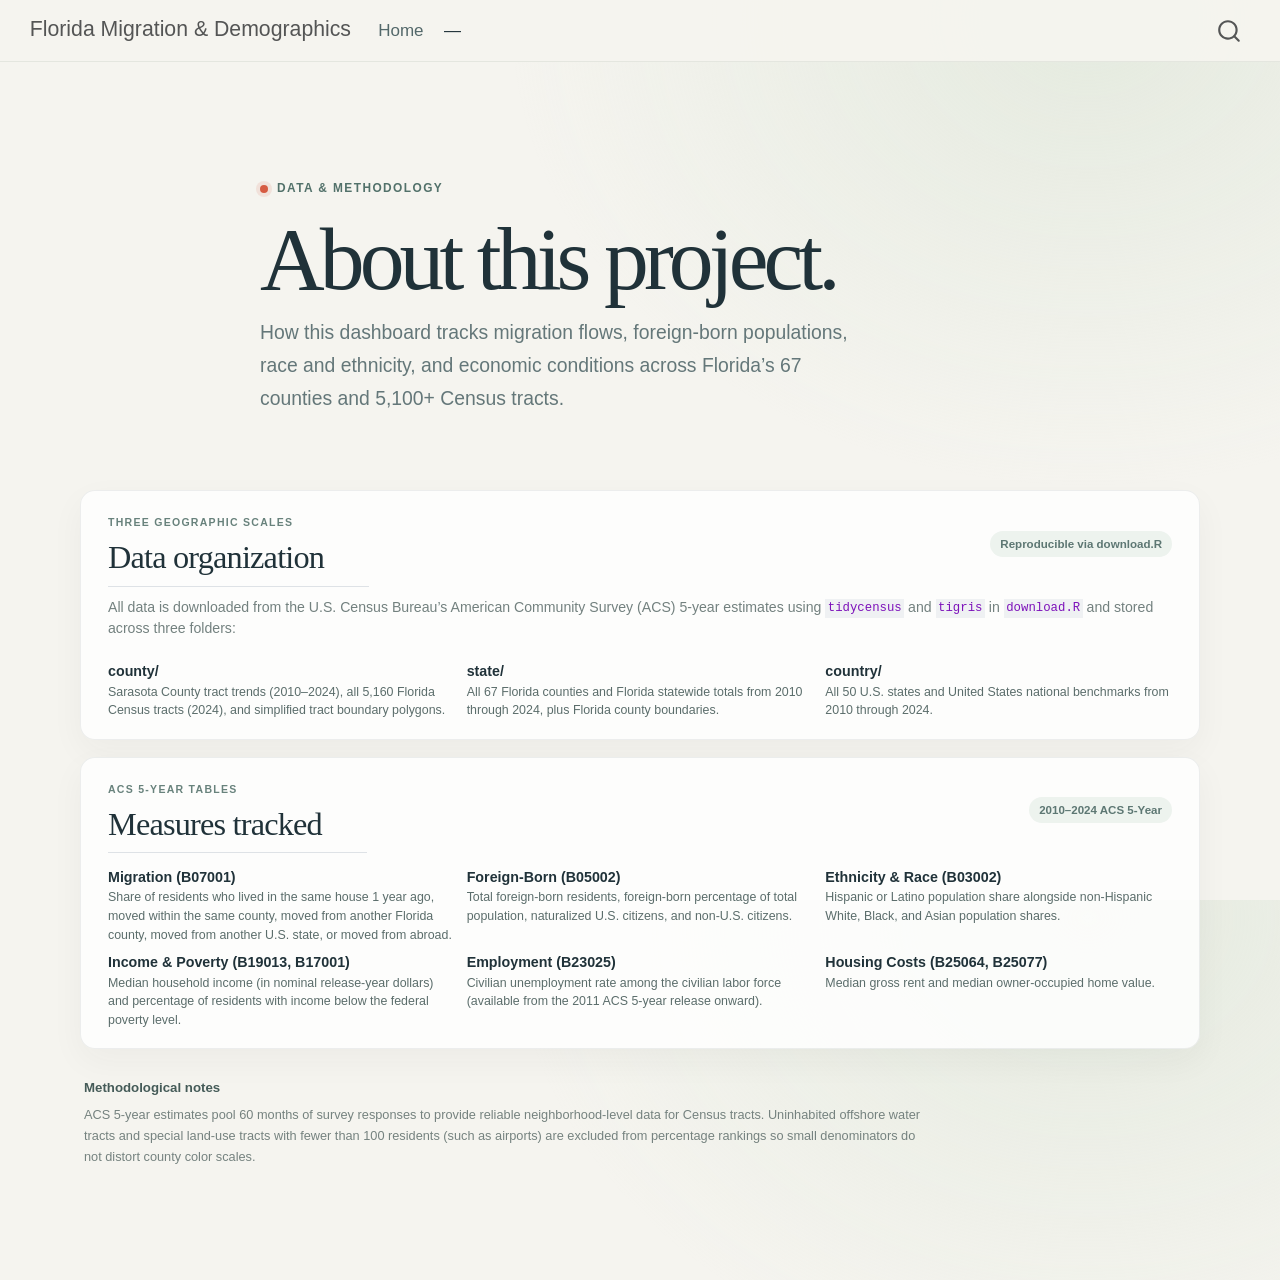
<file: about.html>
<!DOCTYPE html>
<html xmlns="http://www.w3.org/1999/xhtml" lang="en" xml:lang="en"><head>

<meta charset="utf-8">
<meta name="generator" content="quarto-1.10.19">

<meta name="viewport" content="width=device-width, initial-scale=1.0, user-scalable=yes">


<title>about – Florida Migration &amp; Demographics</title>
<style>
/* Default styles provided by pandoc.
** See https://pandoc.org/MANUAL.html#variables-for-html for config info.
*/
span.smallcaps{font-variant: small-caps;}
div.columns{display: flex; gap: 1.5em;}
div.column{flex: auto;}
@media screen {
div.columns{gap: min(4vw, 1.5em);}
div.column{overflow-x: auto;}
}
div.hanging-indent{margin-left: 1.5em; text-indent: -1.5em;}
ul.task-list{list-style: none;}
ul.task-list li input[type="checkbox"] {
  width: 0.8em;
  margin: 0 0.8em 0.2em -1em; /* quarto-specific, see https://github.com/quarto-dev/quarto-cli/issues/4556 */ 
  vertical-align: middle;
}
</style>


<script src="site_libs/quarto-nav/quarto-nav.js"></script>
<script src="site_libs/quarto-nav/headroom.min.js"></script>
<script src="site_libs/clipboard/clipboard.min.js"></script>
<script src="site_libs/quarto-search/autocomplete.umd.js"></script>
<script src="site_libs/quarto-search/fuse.min.js"></script>
<script src="site_libs/quarto-search/quarto-search.js"></script>
<meta name="quarto:offset" content="./">
<script src="site_libs/quarto-html/quarto.js" type="module"></script>
<script src="site_libs/quarto-html/tabsets/tabsets.js" type="module"></script>
<script src="site_libs/quarto-html/popper.min.js"></script>
<script src="site_libs/quarto-html/tippy.umd.min.js"></script>
<script src="site_libs/quarto-html/anchor.min.js"></script>
<link href="site_libs/quarto-html/tippy.css" rel="stylesheet">
<link href="site_libs/quarto-html/quarto-syntax-highlighting-bf27225e3a48a9273f3daa8f8e829971.css" rel="stylesheet" id="quarto-text-highlighting-styles">
<script src="site_libs/bootstrap/bootstrap.min.js"></script>
<link href="site_libs/bootstrap/bootstrap-icons.css" rel="stylesheet">
<link href="site_libs/bootstrap/bootstrap-653ef6828335c5e6185682857ab07f8e.min.css" rel="stylesheet" append-hash="true" id="quarto-bootstrap" data-mode="light">
<script id="quarto-search-options" type="application/json">{
  "location": "navbar",
  "copy-button": false,
  "collapse-after": 3,
  "panel-placement": "end",
  "type": "overlay",
  "limit": 50,
  "keyboard-shortcut": [
    "f",
    "/",
    "s"
  ],
  "show-item-context": false,
  "language": {
    "search-no-results-text": "No results",
    "search-matching-documents-text": "matching documents",
    "search-copy-link-title": "Copy link to search",
    "search-hide-matches-text": "Hide additional matches",
    "search-more-match-text": "more match in this document",
    "search-more-matches-text": "more matches in this document",
    "search-clear-button-title": "Clear",
    "search-text-placeholder": "",
    "search-detached-cancel-button-title": "Cancel",
    "search-submit-button-title": "Submit",
    "search-label": "Search"
  }
}</script>


<link rel="stylesheet" href="styles.css">
</head>

<body class="nav-fixed quarto-light">

<div id="quarto-search-results"></div>
  <header id="quarto-header" class="headroom fixed-top">
    <nav class="navbar navbar-expand-lg " data-bs-theme="dark">
      <div class="navbar-container container-fluid">
      <div class="navbar-brand-container mx-auto">
    <a class="navbar-brand" href="./index.html">
    <span class="navbar-title">Florida Migration &amp; Demographics</span>
    </a>
  </div>
            <div id="quarto-search" class="" title="Search"></div>
          <button class="navbar-toggler" type="button" data-bs-toggle="collapse" data-bs-target="#navbarCollapse" aria-controls="navbarCollapse" role="menu" aria-expanded="false" aria-label="Toggle navigation" onclick="if (window.quartoToggleHeadroom) { window.quartoToggleHeadroom(); }">
  <span class="navbar-toggler-icon"></span>
</button>
          <div class="collapse navbar-collapse" id="navbarCollapse">
            <ul class="navbar-nav navbar-nav-scroll me-auto">
  <li class="nav-item">
    <a class="nav-link" href="./index.html"> 
<span class="menu-text">Home</span></a>
  </li>  
  <li class="nav-item">
    <a class="nav-link active" href="./about.html" aria-current="page"> 
<span class="menu-text">—</span></a>
  </li>  
</ul>
          </div> <!-- /navcollapse -->
            <div class="quarto-navbar-tools">
</div>
      </div> <!-- /container-fluid -->
    </nav>
</header>
<!-- content -->
<div id="quarto-content" class="quarto-container page-columns page-rows-contents page-layout-full page-navbar">
<!-- sidebar -->
<!-- margin-sidebar -->
    
<!-- main -->
<main class="content column-page" id="quarto-document-content"><header id="title-block-header" class="quarto-title-block"></header>




<header class="hero">
<div class="eyebrow">
<span class="live-dot"></span> DATA &amp; METHODOLOGY
</div>
<h1>
About this project.
</h1>
<p class="hero-copy">
How this dashboard tracks migration flows, foreign-born populations, race and ethnicity, and economic conditions across Florida’s 67 counties and 5,100+ Census tracts.
</p>
</header>
<div class="dashboard-content">
<section class="chart-card">
<div class="section-heading">
<div>
<p class="section-kicker">
THREE GEOGRAPHIC SCALES
</p>
<h2 class="anchored">
Data organization
</h2>
</div>
<p><span class="chart-note">Reproducible via download.R</span></p>
</div>
<p class="comparison-copy">
All data is downloaded from the U.S. Census Bureau’s American Community Survey (ACS) 5-year estimates using <code>tidycensus</code> and <code>tigris</code> in <code>download.R</code> and stored across three folders:
</p>
<div class="tract-metrics-mini" style="margin-top: 14px;">
<div>
<strong>county/</strong>Sarasota County tract trends (2010–2024), all 5,160 Florida Census tracts (2024), and simplified tract boundary polygons.
</div>
<div>
<strong>state/</strong>All 67 Florida counties and Florida statewide totals from 2010 through 2024, plus Florida county boundaries.
</div>
<div>
<strong>country/</strong>All 50 U.S. states and United States national benchmarks from 2010 through 2024.
</div>
</div>
</section>
<section class="chart-card">
<div class="section-heading">
<div>
<p class="section-kicker">
ACS 5-YEAR TABLES
</p>
<h2 class="anchored">
Measures tracked
</h2>
</div>
<p><span class="chart-note">2010–2024 ACS 5-Year</span></p>
</div>
<div class="tract-metrics-mini" style="margin-top: 14px;">
<div>
<strong>Migration (B07001)</strong>Share of residents who lived in the same house 1 year ago, moved within the same county, moved from another Florida county, moved from another U.S. state, or moved from abroad.
</div>
<div>
<strong>Foreign-Born (B05002)</strong>Total foreign-born residents, foreign-born percentage of total population, naturalized U.S. citizens, and non-U.S. citizens.
</div>
<div>
<strong>Ethnicity &amp; Race (B03002)</strong>Hispanic or Latino population share alongside non-Hispanic White, Black, and Asian population shares.
</div>
<div>
<strong>Income &amp; Poverty (B19013, B17001)</strong>Median household income (in nominal release-year dollars) and percentage of residents with income below the federal poverty level.
</div>
<div>
<strong>Employment (B23025)</strong>Civilian unemployment rate among the civilian labor force (available from the 2011 ACS 5-year release onward).
</div>
<div>
<strong>Housing Costs (B25064, B25077)</strong>Median gross rent and median owner-occupied home value.
</div>
</div>
</section>
<footer class="source-note">
<strong>Methodological notes</strong>
<p>
ACS 5-year estimates pool 60 months of survey responses to provide reliable neighborhood-level data for Census tracts. Uninhabited offshore water tracts and special land-use tracts with fewer than 100 residents (such as airports) are excluded from percentage rankings so small denominators do not distort county color scales.
</p>
</footer>
</div>



</main> <!-- /main -->
<script id="quarto-html-after-body" type="application/javascript">
  window.document.addEventListener("DOMContentLoaded", function (event) {
    const icon = "";
    const anchorJS = new window.AnchorJS();
    anchorJS.options = {
      placement: 'right',
      icon: icon
    };
    anchorJS.add('.anchored');
    const isCodeAnnotation = (el) => {
      for (const clz of el.classList) {
        if (clz.startsWith('code-annotation-')) {                     
          return true;
        }
      }
      return false;
    }
    const onCopySuccess = function(e) {
      // button target
      const button = e.trigger;
      // don't keep focus
      button.blur();
      // flash "checked"
      button.classList.add('code-copy-button-checked');
      var currentTitle = button.getAttribute("title");
      button.setAttribute("title", "Copied!");
      let tooltip;
      if (window.bootstrap) {
        button.setAttribute("data-bs-toggle", "tooltip");
        button.setAttribute("data-bs-placement", "left");
        button.setAttribute("data-bs-title", "Copied!");
        tooltip = new bootstrap.Tooltip(button, 
          { trigger: "manual", 
            customClass: "code-copy-button-tooltip",
            offset: [0, -8]});
        tooltip.show();    
      }
      setTimeout(function() {
        if (tooltip) {
          tooltip.hide();
          button.removeAttribute("data-bs-title");
          button.removeAttribute("data-bs-toggle");
          button.removeAttribute("data-bs-placement");
        }
        button.setAttribute("title", currentTitle);
        button.classList.remove('code-copy-button-checked');
      }, 1000);
      // clear code selection
      e.clearSelection();
    }
    const getTextToCopy = function(trigger) {
      const outerScaffold = trigger.parentElement.cloneNode(true);
      const codeEl = outerScaffold.querySelector('code');
      for (const childEl of codeEl.children) {
        if (isCodeAnnotation(childEl)) {
          childEl.remove();
        }
      }
      return codeEl.innerText;
    }
    const clipboard = new window.ClipboardJS('.code-copy-button:not([data-in-quarto-modal])', {
      text: getTextToCopy
    });
    clipboard.on('success', onCopySuccess);
    if (window.document.getElementById('quarto-embedded-source-code-modal')) {
      const clipboardModal = new window.ClipboardJS('.code-copy-button[data-in-quarto-modal]', {
        text: getTextToCopy,
        container: window.document.getElementById('quarto-embedded-source-code-modal')
      });
      clipboardModal.on('success', onCopySuccess);
    }
      var localhostRegex = new RegExp(/^(?:http|https):\/\/localhost\:?[0-9]*\//);
      var mailtoRegex = new RegExp(/^mailto:/);
        var filterRegex = new RegExp("https:\/\/alexajt\.github\.io\/census-mapping\/");
      var isInternal = (href) => {
          return filterRegex.test(href) || localhostRegex.test(href) || mailtoRegex.test(href);
      }
      // Inspect non-navigation links and adorn them if external
     var links = window.document.querySelectorAll('a[href]:not(.nav-link):not(.navbar-brand):not(.toc-action):not(.sidebar-link):not(.sidebar-item-toggle):not(.pagination-link):not(.no-external):not([aria-hidden]):not(.dropdown-item):not(.quarto-navigation-tool):not(.about-link)');
      for (var i=0; i<links.length; i++) {
        const link = links[i];
        if (!isInternal(link.href)) {
          // undo the damage that might have been done by quarto-nav.js in the case of
          // links that we want to consider external
          if (link.dataset.originalHref !== undefined) {
            link.href = link.dataset.originalHref;
          }
        }
      }
    function tippyHover(el, contentFn, onTriggerFn, onUntriggerFn) {
      const config = {
        allowHTML: true,
        maxWidth: 500,
        delay: 100,
        arrow: false,
        appendTo: function(el) {
            return el.parentElement;
        },
        interactive: true,
        interactiveBorder: 10,
        theme: 'quarto',
        placement: 'bottom-start',
      };
      if (contentFn) {
        config.content = contentFn;
      }
      if (onTriggerFn) {
        config.onTrigger = onTriggerFn;
      }
      if (onUntriggerFn) {
        config.onUntrigger = onUntriggerFn;
      }
      window.tippy(el, config); 
    }
    const noterefs = window.document.querySelectorAll('a[role="doc-noteref"]');
    for (var i=0; i<noterefs.length; i++) {
      const ref = noterefs[i];
      tippyHover(ref, function() {
        // use id or data attribute instead here
        let href = ref.getAttribute('data-footnote-href') || ref.getAttribute('href');
        try { href = new URL(href).hash; } catch {}
        const id = href.replace(/^#\/?/, "");
        const note = window.document.getElementById(id);
        if (note) {
          return note.innerHTML;
        } else {
          return "";
        }
      });
    }
    const xrefs = window.document.querySelectorAll('a.quarto-xref');
    const processXRef = (id, note) => {
      // Strip column container classes
      const stripColumnClz = (el) => {
        el.classList.remove("page-full", "page-columns");
        if (el.children) {
          for (const child of el.children) {
            stripColumnClz(child);
          }
        }
      }
      stripColumnClz(note)
      if (id === null || id.startsWith('sec-')) {
        // Special case sections, only their first couple elements
        const container = document.createElement("div");
        if (note.children && note.children.length > 2) {
          container.appendChild(note.children[0].cloneNode(true));
          for (let i = 1; i < note.children.length; i++) {
            const child = note.children[i];
            if (child.tagName === "P" && child.innerText === "") {
              continue;
            } else {
              container.appendChild(child.cloneNode(true));
              break;
            }
          }
          if (window.Quarto?.typesetMath) {
            window.Quarto.typesetMath(container);
          }
          return container.innerHTML
        } else {
          if (window.Quarto?.typesetMath) {
            window.Quarto.typesetMath(note);
          }
          return note.innerHTML;
        }
      } else {
        // Remove any anchor links if they are present
        const anchorLink = note.querySelector('a.anchorjs-link');
        if (anchorLink) {
          anchorLink.remove();
        }
        if (window.Quarto?.typesetMath) {
          window.Quarto.typesetMath(note);
        }
        if (note.classList.contains("callout")) {
          return note.outerHTML;
        } else {
          return note.innerHTML;
        }
      }
    }
    for (var i=0; i<xrefs.length; i++) {
      const xref = xrefs[i];
      tippyHover(xref, undefined, function(instance) {
        instance.disable();
        let url = xref.getAttribute('href');
        let hash = undefined; 
        if (url.startsWith('#')) {
          hash = url;
        } else {
          try { hash = new URL(url).hash; } catch {}
        }
        if (hash) {
          const id = hash.replace(/^#\/?/, "");
          const note = window.document.getElementById(id);
          if (note !== null) {
            try {
              const html = processXRef(id, note.cloneNode(true));
              instance.setContent(html);
            } finally {
              instance.enable();
              instance.show();
            }
          } else {
            // See if we can fetch this
            fetch(url.split('#')[0])
            .then(res => res.text())
            .then(html => {
              const parser = new DOMParser();
              const htmlDoc = parser.parseFromString(html, "text/html");
              const note = htmlDoc.getElementById(id);
              if (note !== null) {
                const html = processXRef(id, note);
                instance.setContent(html);
              } 
            }).finally(() => {
              instance.enable();
              instance.show();
            });
          }
        } else {
          // See if we can fetch a full url (with no hash to target)
          // This is a special case and we should probably do some content thinning / targeting
          fetch(url)
          .then(res => res.text())
          .then(html => {
            const parser = new DOMParser();
            const htmlDoc = parser.parseFromString(html, "text/html");
            const note = htmlDoc.querySelector('main.content');
            if (note !== null) {
              // This should only happen for chapter cross references
              // (since there is no id in the URL)
              // remove the first header
              if (note.children.length > 0 && note.children[0].tagName === "HEADER") {
                note.children[0].remove();
              }
              const html = processXRef(null, note);
              instance.setContent(html);
            } 
          }).finally(() => {
            instance.enable();
            instance.show();
          });
        }
      }, function(instance) {
      });
    }
        let selectedAnnoteEl;
        const selectorForAnnotation = ( cell, annotation) => {
          let cellAttr = 'data-code-cell="' + cell + '"';
          let lineAttr = 'data-code-annotation="' +  annotation + '"';
          const selector = 'span[' + cellAttr + '][' + lineAttr + ']';
          return selector;
        }
        const selectCodeLines = (annoteEl) => {
          const doc = window.document;
          const targetCell = annoteEl.getAttribute("data-target-cell");
          const targetAnnotation = annoteEl.getAttribute("data-target-annotation");
          const annoteSpan = window.document.querySelector(selectorForAnnotation(targetCell, targetAnnotation));
          const lines = annoteSpan.getAttribute("data-code-lines").split(",");
          const lineIds = lines.map((line) => {
            return targetCell + "-" + line;
          })
          let top = null;
          let height = null;
          let parent = null;
          if (lineIds.length > 0) {
              //compute the position of the single el (top and bottom and make a div)
              const el = window.document.getElementById(lineIds[0]);
              top = el.offsetTop;
              height = el.offsetHeight;
              parent = el.parentElement.parentElement;
            if (lineIds.length > 1) {
              const lastEl = window.document.getElementById(lineIds[lineIds.length - 1]);
              const bottom = lastEl.offsetTop + lastEl.offsetHeight;
              height = bottom - top;
            }
            if (top !== null && height !== null && parent !== null) {
              // cook up a div (if necessary) and position it 
              let div = window.document.getElementById("code-annotation-line-highlight");
              if (div === null) {
                div = window.document.createElement("div");
                div.setAttribute("id", "code-annotation-line-highlight");
                div.style.position = 'absolute';
                parent.appendChild(div);
              }
              div.style.top = top - 2 + "px";
              div.style.height = height + 4 + "px";
              div.style.left = 0;
              let gutterDiv = window.document.getElementById("code-annotation-line-highlight-gutter");
              if (gutterDiv === null) {
                gutterDiv = window.document.createElement("div");
                gutterDiv.setAttribute("id", "code-annotation-line-highlight-gutter");
                gutterDiv.style.position = 'absolute';
                const codeCell = window.document.getElementById(targetCell);
                const gutter = codeCell.querySelector('.code-annotation-gutter');
                gutter.appendChild(gutterDiv);
              }
              gutterDiv.style.top = top - 2 + "px";
              gutterDiv.style.height = height + 4 + "px";
            }
            selectedAnnoteEl = annoteEl;
          }
        };
        const unselectCodeLines = () => {
          const elementsIds = ["code-annotation-line-highlight", "code-annotation-line-highlight-gutter"];
          elementsIds.forEach((elId) => {
            const div = window.document.getElementById(elId);
            if (div) {
              div.remove();
            }
          });
          selectedAnnoteEl = undefined;
        };
          // Handle positioning of the toggle
      window.addEventListener(
        "resize",
        throttle(() => {
          elRect = undefined;
          if (selectedAnnoteEl) {
            selectCodeLines(selectedAnnoteEl);
          }
        }, 10)
      );
      function throttle(fn, ms) {
      let throttle = false;
      let timer;
        return (...args) => {
          if(!throttle) { // first call gets through
              fn.apply(this, args);
              throttle = true;
          } else { // all the others get throttled
              if(timer) clearTimeout(timer); // cancel #2
              timer = setTimeout(() => {
                fn.apply(this, args);
                timer = throttle = false;
              }, ms);
          }
        };
      }
        // Attach click handler to the DT
        const annoteDls = window.document.querySelectorAll('dt[data-target-cell]');
        for (const annoteDlNode of annoteDls) {
          annoteDlNode.addEventListener('click', (event) => {
            const clickedEl = event.target;
            if (clickedEl !== selectedAnnoteEl) {
              unselectCodeLines();
              const activeEl = window.document.querySelector('dt[data-target-cell].code-annotation-active');
              if (activeEl) {
                activeEl.classList.remove('code-annotation-active');
              }
              selectCodeLines(clickedEl);
              clickedEl.classList.add('code-annotation-active');
            } else {
              // Unselect the line
              unselectCodeLines();
              clickedEl.classList.remove('code-annotation-active');
            }
          });
        }
    const findCites = (el) => {
      const parentEl = el.parentElement;
      if (parentEl) {
        const cites = parentEl.dataset.cites;
        if (cites) {
          return {
            el,
            cites: cites.split(' ')
          };
        } else {
          return findCites(el.parentElement)
        }
      } else {
        return undefined;
      }
    };
    var bibliorefs = window.document.querySelectorAll('a[role="doc-biblioref"]');
    for (var i=0; i<bibliorefs.length; i++) {
      const ref = bibliorefs[i];
      const citeInfo = findCites(ref);
      if (citeInfo) {
        tippyHover(citeInfo.el, function() {
          var popup = window.document.createElement('div');
          citeInfo.cites.forEach(function(cite) {
            var citeDiv = window.document.createElement('div');
            citeDiv.classList.add('hanging-indent');
            citeDiv.classList.add('csl-entry');
            var biblioDiv = window.document.getElementById('ref-' + cite);
            if (biblioDiv) {
              citeDiv.innerHTML = biblioDiv.innerHTML;
            }
            popup.appendChild(citeDiv);
          });
          return popup.innerHTML;
        });
      }
    }
  });
  </script>
</div> <!-- /content -->




</body></html>
</file>
<file: site_libs/quarto-html/tippy.css>
.tippy-box[data-animation=fade][data-state=hidden]{opacity:0}[data-tippy-root]{max-width:calc(100vw - 10px)}.tippy-box{position:relative;background-color:#333;color:#fff;border-radius:4px;font-size:14px;line-height:1.4;white-space:normal;outline:0;transition-property:transform,visibility,opacity}.tippy-box[data-placement^=top]>.tippy-arrow{bottom:0}.tippy-box[data-placement^=top]>.tippy-arrow:before{bottom:-7px;left:0;border-width:8px 8px 0;border-top-color:initial;transform-origin:center top}.tippy-box[data-placement^=bottom]>.tippy-arrow{top:0}.tippy-box[data-placement^=bottom]>.tippy-arrow:before{top:-7px;left:0;border-width:0 8px 8px;border-bottom-color:initial;transform-origin:center bottom}.tippy-box[data-placement^=left]>.tippy-arrow{right:0}.tippy-box[data-placement^=left]>.tippy-arrow:before{border-width:8px 0 8px 8px;border-left-color:initial;right:-7px;transform-origin:center left}.tippy-box[data-placement^=right]>.tippy-arrow{left:0}.tippy-box[data-placement^=right]>.tippy-arrow:before{left:-7px;border-width:8px 8px 8px 0;border-right-color:initial;transform-origin:center right}.tippy-box[data-inertia][data-state=visible]{transition-timing-function:cubic-bezier(.54,1.5,.38,1.11)}.tippy-arrow{width:16px;height:16px;color:#333}.tippy-arrow:before{content:"";position:absolute;border-color:transparent;border-style:solid}.tippy-content{position:relative;padding:5px 9px;z-index:1}
</file>
<file: site_libs/quarto-html/quarto-syntax-highlighting-bf27225e3a48a9273f3daa8f8e829971.css>
/* quarto syntax highlight colors */
:root {
  --quarto-hl-ot-color: #003B4F;
  --quarto-hl-at-color: #657422;
  --quarto-hl-ss-color: #20794D;
  --quarto-hl-an-color: #5E5E5E;
  --quarto-hl-fu-color: #4758AB;
  --quarto-hl-st-color: #20794D;
  --quarto-hl-cf-color: #003B4F;
  --quarto-hl-op-color: #5E5E5E;
  --quarto-hl-er-color: #AD0000;
  --quarto-hl-bn-color: #AD0000;
  --quarto-hl-al-color: #AD0000;
  --quarto-hl-va-color: #111111;
  --quarto-hl-bu-color: inherit;
  --quarto-hl-ex-color: inherit;
  --quarto-hl-pp-color: #AD0000;
  --quarto-hl-in-color: #5E5E5E;
  --quarto-hl-vs-color: #20794D;
  --quarto-hl-wa-color: #5E5E5E;
  --quarto-hl-do-color: #5E5E5E;
  --quarto-hl-im-color: #00769E;
  --quarto-hl-ch-color: #20794D;
  --quarto-hl-dt-color: #AD0000;
  --quarto-hl-fl-color: #AD0000;
  --quarto-hl-co-color: #5E5E5E;
  --quarto-hl-cv-color: #5E5E5E;
  --quarto-hl-cn-color: #8f5902;
  --quarto-hl-sc-color: #5E5E5E;
  --quarto-hl-dv-color: #AD0000;
  --quarto-hl-kw-color: #003B4F;
}

/* other quarto variables */
:root {
  --quarto-font-monospace: SFMono-Regular, Menlo, Monaco, Consolas, "Liberation Mono", "Courier New", monospace;
}

/* syntax highlight based on Pandoc's rules */
pre > code.sourceCode > span {
  color: #003B4F;
}

code.sourceCode > span {
  color: #003B4F;
}

div.sourceCode,
div.sourceCode pre.sourceCode {
  color: #003B4F;
}

/* Normal */
code span {
  color: #003B4F;
}

/* Alert */
code span.al {
  color: #AD0000;
  font-style: inherit;
}

/* Annotation */
code span.an {
  color: #5E5E5E;
  font-style: inherit;
}

/* Attribute */
code span.at {
  color: #657422;
  font-style: inherit;
}

/* BaseN */
code span.bn {
  color: #AD0000;
  font-style: inherit;
}

/* BuiltIn */
code span.bu {
  font-style: inherit;
}

/* ControlFlow */
code span.cf {
  color: #003B4F;
  font-weight: bold;
  font-style: inherit;
}

/* Char */
code span.ch {
  color: #20794D;
  font-style: inherit;
}

/* Constant */
code span.cn {
  color: #8f5902;
  font-style: inherit;
}

/* Comment */
code span.co {
  color: #5E5E5E;
  font-style: inherit;
}

/* CommentVar */
code span.cv {
  color: #5E5E5E;
  font-style: italic;
}

/* Documentation */
code span.do {
  color: #5E5E5E;
  font-style: italic;
}

/* DataType */
code span.dt {
  color: #AD0000;
  font-style: inherit;
}

/* DecVal */
code span.dv {
  color: #AD0000;
  font-style: inherit;
}

/* Error */
code span.er {
  color: #AD0000;
  font-style: inherit;
}

/* Extension */
code span.ex {
  font-style: inherit;
}

/* Float */
code span.fl {
  color: #AD0000;
  font-style: inherit;
}

/* Function */
code span.fu {
  color: #4758AB;
  font-style: inherit;
}

/* Import */
code span.im {
  color: #00769E;
  font-style: inherit;
}

/* Information */
code span.in {
  color: #5E5E5E;
  font-style: inherit;
}

/* Keyword */
code span.kw {
  color: #003B4F;
  font-weight: bold;
  font-style: inherit;
}

/* Operator */
code span.op {
  color: #5E5E5E;
  font-style: inherit;
}

/* Other */
code span.ot {
  color: #003B4F;
  font-style: inherit;
}

/* Preprocessor */
code span.pp {
  color: #AD0000;
  font-style: inherit;
}

/* SpecialChar */
code span.sc {
  color: #5E5E5E;
  font-style: inherit;
}

/* SpecialString */
code span.ss {
  color: #20794D;
  font-style: inherit;
}

/* String */
code span.st {
  color: #20794D;
  font-style: inherit;
}

/* Variable */
code span.va {
  color: #111111;
  font-style: inherit;
}

/* VerbatimString */
code span.vs {
  color: #20794D;
  font-style: inherit;
}

/* Warning */
code span.wa {
  color: #5E5E5E;
  font-style: italic;
}

.prevent-inlining {
  content: "</";
}

/*# sourceMappingURL=8be38f48d34c45af72792cbd699585e7.css.map */
</file>
<file: styles.css>
:root {
  --ink: #203239;
  --muted: #647779;
  --paper: #f5f4ef;
  --line: #e4e6df;
  --accent: #d65b42;
  --serif: Georgia, "Times New Roman", serif;
}

*,
*::before,
*::after {
  box-sizing: border-box;
}

body {
  color: var(--ink);
  background:
    radial-gradient(ellipse at 85% 2%, rgba(218, 228, 213, 0.6), transparent 34rem),
    var(--paper);
  font-family: "Aptos", "Segoe UI", sans-serif;
}

.hero {
  width: min(760px, calc(100% - 40px));
  margin: 0 auto;
}

#quarto-document-content {
  grid-column: screen-start / screen-end;
  width: min(1120px, calc(100% - 40px));
  max-width: 1120px;
  margin: 0 auto;
  padding-right: 0;
  padding-left: 0;
}

#title-block-header:empty {
  display: none;
}

.hero {
  padding: clamp(54px, 9vw, 104px) 0 42px;
}

.dashboard-content {
  padding-bottom: 48px;
}

#quarto-header .navbar {
  --bs-navbar-color: #53686a;
  --bs-navbar-hover-color: var(--accent);
  --bs-navbar-active-color: var(--ink);
  border-bottom: 1px solid var(--line);
  background-color: rgba(245, 244, 239, 0.96);
}

.eyebrow,
.section-kicker,
.stat-label {
  font-size: 0.7rem;
  font-weight: 750;
  letter-spacing: 0.12em;
}

.eyebrow {
  display: flex;
  align-items: center;
  gap: 9px;
  color: #52716a;
}

.live-dot {
  width: 8px;
  height: 8px;
  border-radius: 50%;
  background: #d65b42;
  box-shadow: 0 0 0 4px rgba(214, 91, 66, 0.12);
}

.hero h1 {
  margin: 17px 0 13px;
  font-family: var(--serif);
  font-size: clamp(3rem, 7vw, 5.3rem);
  font-weight: 500;
  letter-spacing: -0.055em;
  line-height: 0.98;
}

.hero-copy {
  max-width: 610px;
  color: var(--muted);
  font-size: clamp(1rem, 2vw, 1.14rem);
  line-height: 1.7;
}

.hero-meta {
  display: flex;
  flex-wrap: wrap;
  gap: 11px;
  margin-top: 23px;
  color: #53686a;
  font-size: 0.82rem;
  font-weight: 600;
}

.meta-divider {
  color: #b7bfba;
}

.control-panel,
.chart-card,
.stat-card {
  border: 1px solid rgba(32, 50, 57, 0.08);
  background: rgba(255, 255, 255, 0.82);
  box-shadow: 0 12px 34px rgba(35, 54, 53, 0.045);
}

.control-panel {
  display: grid;
  grid-template-columns: minmax(210px, 1fr) auto minmax(190px, 0.75fr) minmax(220px, 0.9fr);
  align-items: end;
  gap: 20px;
  padding: 23px 26px 20px;
  border-radius: 15px;
}

.control-heading {
  display: flex;
  align-items: center;
  justify-content: space-between;
  margin-bottom: 11px;
}

.control-heading label,
.metric-control label {
  display: block;
  color: #31484b;
  font-size: 0.86rem;
  font-weight: 700;
}

.control-heading output {
  color: var(--accent);
  font-family: var(--serif);
  font-size: 1.5rem;
  font-weight: 700;
}

#year-slider {
  width: 100%;
  height: 5px;
  margin: 5px 0 2px;
  accent-color: var(--accent);
  cursor: pointer;
}

.slider-ends {
  display: flex;
  justify-content: space-between;
  color: #879493;
  font-size: 0.71rem;
}

.play-button {
  display: inline-flex;
  min-width: 92px;
  align-items: center;
  justify-content: center;
  gap: 8px;
  padding: 10px 15px;
  border: 1px solid #dce3df;
  border-radius: 9px;
  color: #315957;
  background: #f8faf7;
  font: inherit;
  font-size: 0.83rem;
  font-weight: 700;
  cursor: pointer;
}

.play-button:hover,
.play-button.is-playing {
  border-color: #9ab8ad;
  background: #edf4ef;
}

.metric-control select {
  display: block;
  width: 100%;
  margin-top: 9px;
  padding: 10px 34px 10px 12px;
  border: 1px solid #dce3df;
  border-radius: 9px;
  color: var(--ink);
  background: #fff;
  font: inherit;
  font-size: 0.86rem;
}

.metric-control p {
  margin: 0;
}

.year-note {
  min-height: 1.2em;
  margin: 13px 3px 17px;
  color: #71817e;
  font-size: 0.78rem;
}

.year-note.is-unavailable {
  color: #a64c38;
}

.stat-grid {
  display: grid;
  grid-template-columns: repeat(4, minmax(0, 1fr));
  gap: 13px;
  margin-bottom: 20px;
}

.stat-card {
  display: flex;
  min-height: 143px;
  flex-direction: column;
  align-items: flex-start;
  justify-content: space-between;
  padding: 18px 19px;
  border-radius: 13px;
}

.stat-primary {
  color: #fff;
  border-color: #285d59;
  background: linear-gradient(145deg, #337a72, #245953);
}

.stat-label {
  color: #74847f;
  font-size: 0.63rem;
  line-height: 1.5;
}

.stat-primary .stat-label,
.stat-primary .stat-detail {
  color: rgba(255, 255, 255, 0.72);
}

.stat-value {
  margin: 10px 0 7px;
  font-family: var(--serif);
  font-size: clamp(1.55rem, 3vw, 2.15rem);
  font-weight: 600;
  letter-spacing: -0.035em;
  line-height: 1.05;
}

.stat-detail {
  color: #6f7e7b;
  font-size: 0.73rem;
  line-height: 1.45;
}

.chart-card {
  margin-top: 17px;
  padding: 24px 27px 19px;
  border-radius: 15px;
}

.section-heading {
  display: flex;
  align-items: center;
  justify-content: space-between;
  gap: 15px;
}

.section-kicker {
  margin: 0 0 7px;
  color: #68827c;
  font-size: 0.62rem;
}

.section-heading h2 {
  margin: 0;
  font-family: var(--serif);
  font-size: clamp(1.45rem, 3vw, 1.9rem);
  font-weight: 500;
  letter-spacing: -0.025em;
}

.chart-note {
  padding: 7px 10px;
  border-radius: 20px;
  color: #5d7773;
  background: #edf3ee;
  font-size: 0.68rem;
  font-weight: 700;
  white-space: nowrap;
}

.chart-wrap {
  width: 100%;
  margin-top: 19px;
}

.chart-wrap svg {
  display: block;
  width: 100%;
  height: auto;
  overflow: visible;
}

.grid-line {
  stroke: #e8ebe6;
  stroke-width: 1;
}

.axis-label {
  fill: #83908d;
  font-family: "Aptos", "Segoe UI", sans-serif;
  font-size: 11px;
}

.trend-line {
  fill: none;
  stroke-width: 3;
  stroke-linecap: round;
  stroke-linejoin: round;
}

.trend-point {
  stroke: #fff;
  stroke-width: 1.5;
}

.legend {
  display: flex;
  flex-wrap: wrap;
  gap: 18px;
  margin: 2px 0 0 6%;
}

.legend-item {
  display: inline-flex;
  align-items: center;
  gap: 7px;
  color: #647573;
  font-size: 0.73rem;
}

.legend-item i {
  width: 9px;
  height: 9px;
  border-radius: 50%;
}

.comparison-copy {
  margin: 10px 0 22px;
  color: #73817f;
  font-size: 0.83rem;
}

.comparison-list {
  display: grid;
  gap: 17px;
  padding: 4px 0 8px;
}

.comparison-row {
  display: grid;
  grid-template-columns: minmax(105px, 0.7fr) minmax(80px, 2fr) minmax(75px, auto);
  align-items: center;
  gap: 16px;
}

.comparison-name {
  color: #536765;
  font-size: 0.82rem;
}

.is-sarasota .comparison-name {
  color: #ad4937;
  font-weight: 750;
}

.bar-track {
  display: block;
  height: 12px;
  overflow: hidden;
  border-radius: 20px;
  background: #f0f2ed;
}

.bar-fill {
  display: block;
  height: 100%;
  border-radius: inherit;
  transition: width 350ms ease;
}

.comparison-value {
  color: #344a4b;
  font-size: 0.8rem;
  font-variant-numeric: tabular-nums;
  text-align: right;
}

.source-note {
  max-width: 850px;
  margin: 28px 4px 0;
  color: #75827f;
  font-size: 0.75rem;
  line-height: 1.65;
}

.source-note strong {
  color: #455b58;
  font-size: 0.78rem;
}

.source-note p {
  margin: 5px 0;
}

.map-grid {
  display: grid;
  grid-template-columns: minmax(280px, 1fr) minmax(300px, 1.15fr);
  gap: 20px;
  margin-top: 18px;
}

.map-panel {
  display: flex;
  flex-direction: column;
  justify-content: space-between;
  padding: 16px 18px;
  border: 1px solid #e4e8e2;
  border-radius: 13px;
  background: #fafaf7;
}

.map-panel-header {
  display: flex;
  align-items: baseline;
  justify-content: space-between;
  gap: 10px;
  margin-bottom: 8px;
}

.map-panel-title {
  margin: 0;
  color: #263d40;
  font-family: var(--serif);
  font-size: 1.08rem;
  font-weight: 600;
}

.map-panel-sub {
  color: #6b7d7a;
  font-size: 0.74rem;
}

.map-stage {
  position: relative;
  display: flex;
  min-height: 320px;
  align-items: center;
  justify-content: center;
}

.map-stage svg {
  width: 100%;
  height: 320px;
  overflow: visible;
}

.map-feature {
  stroke: rgba(255, 255, 255, 0.78);
  stroke-width: 0.7;
  cursor: pointer;
  transition: opacity 150ms ease, stroke-width 150ms ease;
}

.map-feature:hover {
  stroke: #1b2c2e;
  stroke-width: 1.6;
}

.map-feature.is-active {
  stroke: #d65b42;
  stroke-width: 2.2;
}

.map-scale {
  display: flex;
  align-items: center;
  justify-content: space-between;
  gap: 10px;
  margin-top: 10px;
  color: #677775;
  font-size: 0.72rem;
}

.scale-bar {
  flex: 1;
  height: 8px;
  border-radius: 99px;
  background: linear-gradient(90deg, #e7efe9, #7eb1a6, #2b6f6a, #d65b42);
}

.tract-readout {
  margin-top: 12px;
  padding: 12px 14px;
  border: 1px solid #dfe5df;
  border-radius: 10px;
  background: #fff;
  font-size: 0.78rem;
}

.tract-readout-title {
  display: flex;
  align-items: center;
  justify-content: space-between;
  gap: 8px;
  margin-bottom: 8px;
  color: #203239;
  font-weight: 700;
}

.tract-metrics-mini {
  display: grid;
  grid-template-columns: repeat(3, minmax(0, 1fr));
  gap: 8px 12px;
  color: #5b6d6b;
  font-size: 0.73rem;
}

.tract-metrics-mini strong {
  display: block;
  color: #203239;
  font-size: 0.84rem;
}

.comparison-row.is-clickable {
  padding: 5px 8px;
  border-radius: 8px;
  cursor: pointer;
  transition: background-color 140ms ease;
}

.comparison-row.is-clickable:hover {
  background-color: #f1f4ef;
}

@media (max-width: 860px) {
  .map-grid {
    grid-template-columns: 1fr;
  }
  .control-panel {
    grid-template-columns: 1fr auto;
    gap: 18px;
    padding: 19px;
  }

  .metric-control {
    grid-column: 1 / -1;
  }

  .stat-grid {
    grid-template-columns: repeat(2, minmax(0, 1fr));
  }

  .chart-card {
    padding: 20px 16px 16px;
  }
}

@media (max-width: 480px) {
  #quarto-document-content {
    width: calc(100% - 24px);
  }

  .hero {
    width: calc(100% - 24px);
    padding-top: 48px;
  }

  .hero-meta {
    gap: 7px;
    font-size: 0.72rem;
  }

  .stat-grid {
    gap: 9px;
  }

  .stat-card {
    min-height: 130px;
    padding: 14px;
  }

  .stat-value {
    font-size: 1.55rem;
  }

  .section-heading {
    align-items: flex-start;
    flex-direction: column;
  }

  .comparison-row {
    grid-template-columns: 82px minmax(45px, 1fr) 68px;
    gap: 9px;
  }

  .comparison-name,
  .comparison-value {
    font-size: 0.7rem;
  }

  .legend {
    gap: 10px;
    margin-left: 0;
  }
}

@media (prefers-reduced-motion: reduce) {
  *,
  *::before,
  *::after {
    scroll-behavior: auto !important;
    transition-duration: 0.01ms !important;
    animation-duration: 0.01ms !important;
  }
}
</file>
